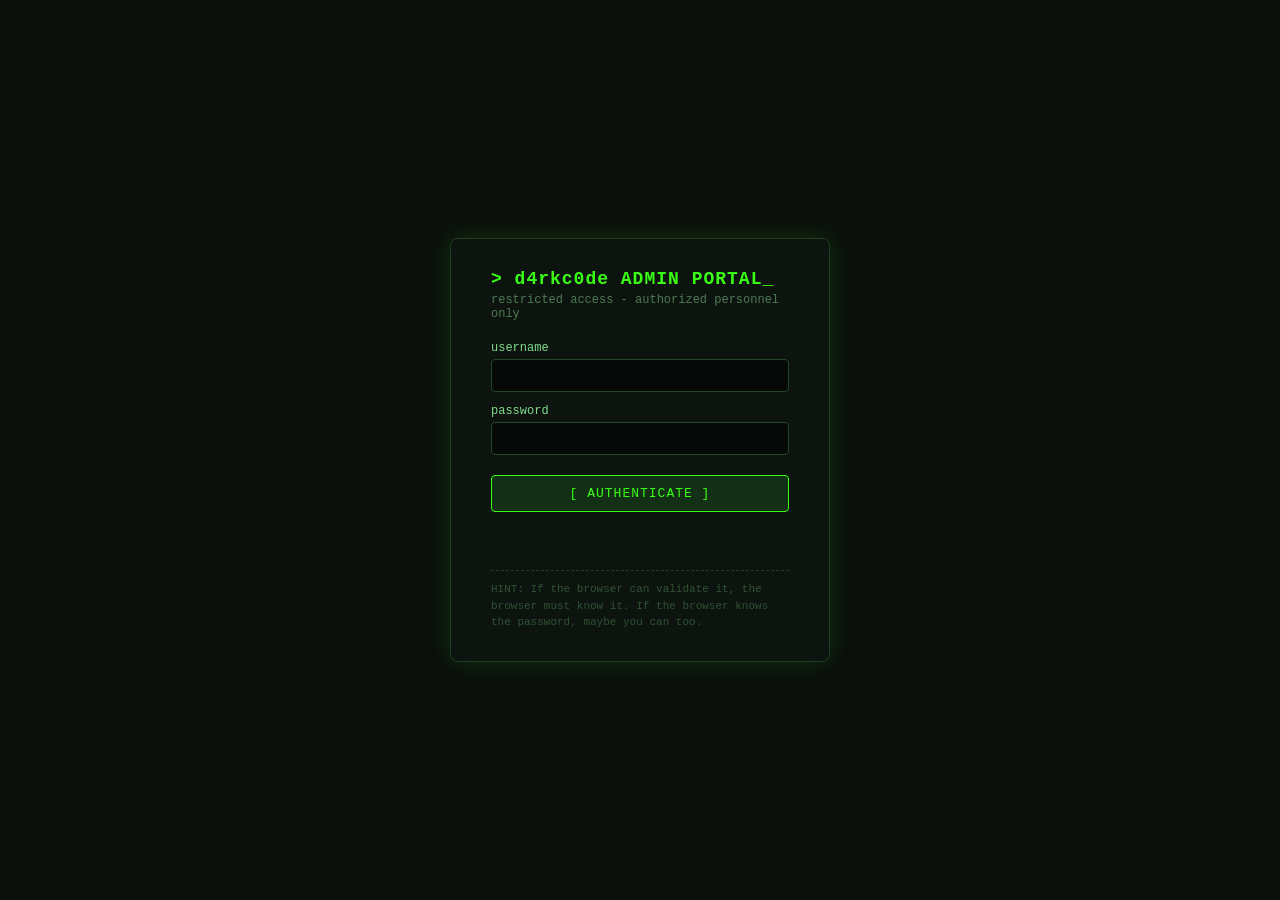
<file: setup-req/web-lvl/index.html>
<!DOCTYPE html>
<html lang="en">
<head>
<meta charset="UTF-8">
<title>d4rkc0de // Admin Portal</title>
<link rel="stylesheet" href="style.css">
</head>
<body>

<div class="terminal">
  <h1>&gt; d4rkc0de ADMIN PORTAL_</h1>
  <div class="sub">restricted access - authorized personnel only</div>

  <label for="user">username</label>
  <input type="text" id="user" autocomplete="off">

  <label for="pass">password</label>
  <input type="password" id="pass" autocomplete="off">

  <button onclick="attemptLogin()">[ AUTHENTICATE ]</button>

  <div id="msg"></div>

  <div class="hint">
    HINT: If the browser can validate it, the browser must know it. If the browser knows the password, maybe you can too.
  </div>
</div>

<script src="script.js"></script>
</body>
</html>
</file>
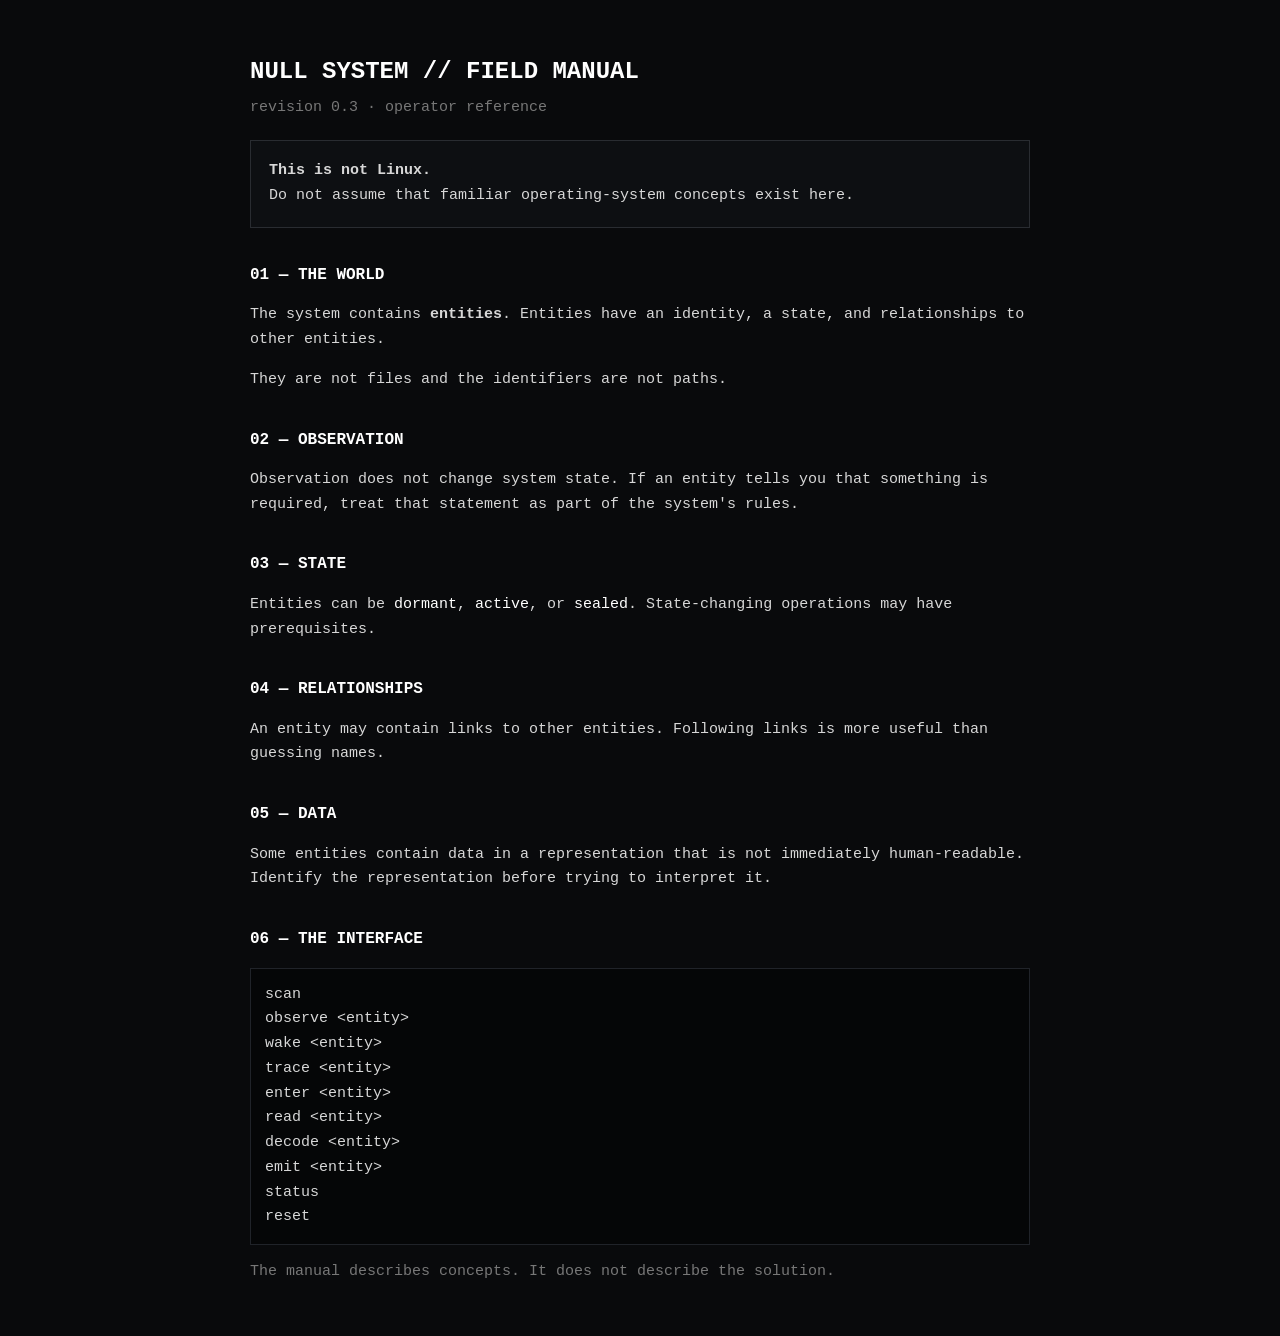
<file: setup-req/custom-system/manual/index.html>
<!doctype html>
<html lang="en">
<head>
<meta charset="utf-8">
<meta name="viewport" content="width=device-width,initial-scale=1">
<title>NULL SYSTEM // Field Manual</title>
<style>
*{box-sizing:border-box}
body{margin:0;background:#090a0c;color:#d7d7d7;font:15px/1.65 ui-monospace,SFMono-Regular,Menlo,monospace}
main{max-width:820px;margin:auto;padding:36px 20px}
h1{font-size:24px;color:#fff;margin-bottom:4px}
h2{font-size:16px;color:#fff;margin-top:34px}
.dim{color:#777}
.box{border:1px solid #292c31;padding:18px;margin:20px 0;background:#0d0f12}
code{color:#fff}
pre{overflow:auto;border:1px solid #202329;padding:14px;background:#050607}
a{color:#fff}
</style>
</head>
<body>
<main>
<h1>NULL SYSTEM // FIELD MANUAL</h1>
<div class="dim">revision 0.3 · operator reference</div>

<div class="box">
<strong>This is not Linux.</strong><br>
Do not assume that familiar operating-system concepts exist here.
</div>

<h2>01 — THE WORLD</h2>
<p>The system contains <b>entities</b>. Entities have an identity, a state, and relationships to other entities.</p>
<p>They are not files and the identifiers are not paths.</p>

<h2>02 — OBSERVATION</h2>
<p>Observation does not change system state. If an entity tells you that something is required, treat that statement as part of the system's rules.</p>

<h2>03 — STATE</h2>
<p>Entities can be <code>dormant</code>, <code>active</code>, or <code>sealed</code>. State-changing operations may have prerequisites.</p>

<h2>04 — RELATIONSHIPS</h2>
<p>An entity may contain links to other entities. Following links is more useful than guessing names.</p>

<h2>05 — DATA</h2>
<p>Some entities contain data in a representation that is not immediately human-readable. Identify the representation before trying to interpret it.</p>

<h2>06 — THE INTERFACE</h2>
<pre>scan
observe &lt;entity&gt;
wake &lt;entity&gt;
trace &lt;entity&gt;
enter &lt;entity&gt;
read &lt;entity&gt;
decode &lt;entity&gt;
emit &lt;entity&gt;
status
reset</pre>

<p class="dim">The manual describes concepts. It does not describe the solution.</p>
</main>
</body>
</html>
</file>
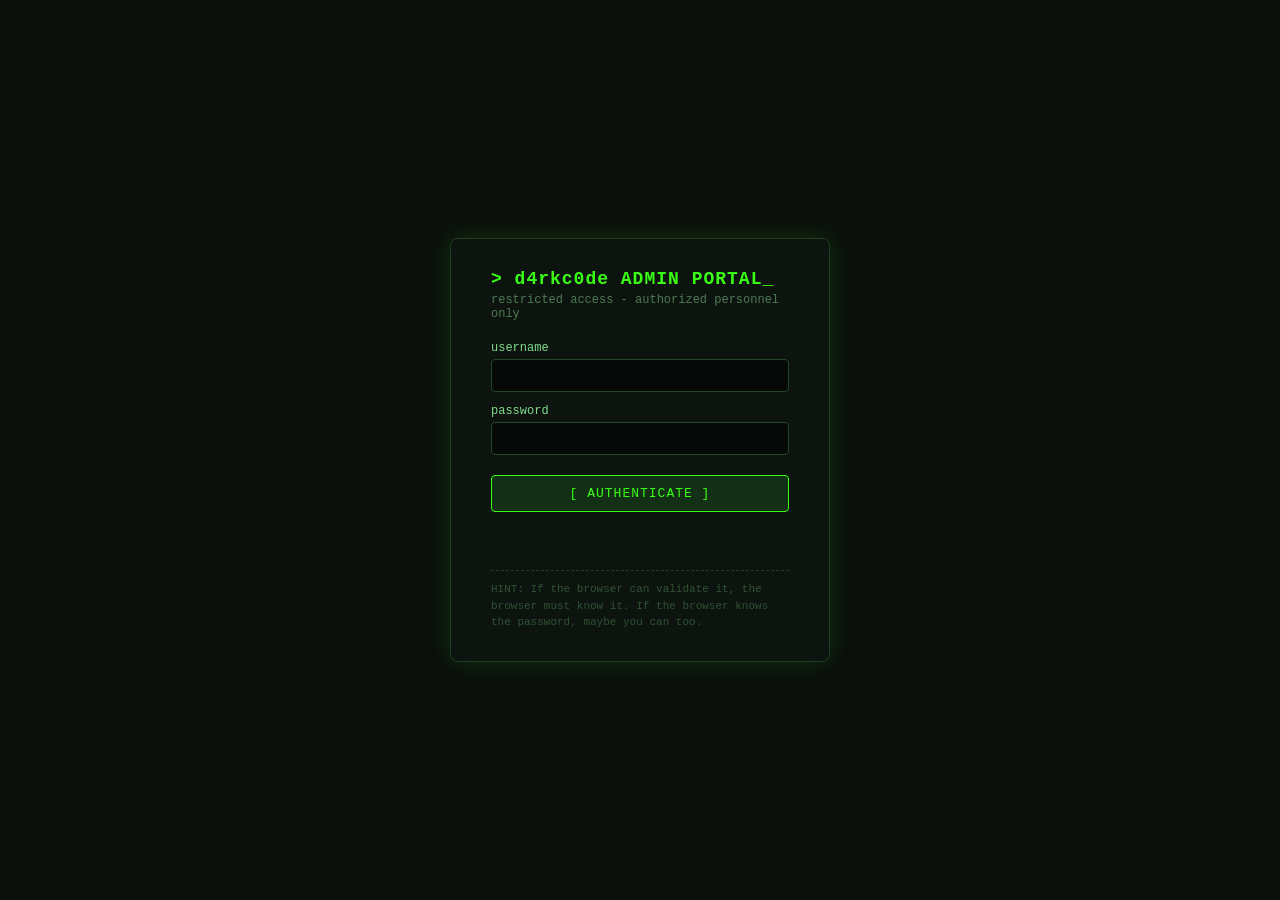
<file: setup-req/web-lvl/admin.html>
<!DOCTYPE html>
<html lang="en">
<head>
<meta charset="UTF-8">
<title>d4rkc0de // Admin Dashboard</title>
<link rel="stylesheet" href="style.css">
</head>
<body>

<div class="terminal">
  <h1>&gt; ADMIN DASHBOARD_</h1>
  <div class="sub">welcome back, root.</div>

  <div class="flag-box" id="flagBox">loading...</div>

  <a class="logout" href="#" onclick="logout()">[ logout ]</a>
</div>

<script>
  // Gatekeeping is done client-side on purpose — it's a beginner
  // challenge, so there's more than one valid way in. 😉
  const FLAG = "d4rk{m0m_1_4m_4_h4ck3r_n0w}c0de";

  if (sessionStorage.getItem('d4rkc0de_auth') !== 'true') {
    window.location.href = 'index.html';
  } else {
    document.getElementById('flagBox').textContent = "" + FLAG;
  }

  function logout() {
    sessionStorage.removeItem('d4rkc0de_auth');
    window.location.href = 'index.html';
  }
</script>

</body>
</html>
</file>
<file: setup-req/web-lvl/style.css>
* { box-sizing: border-box; }

body {
  background: #0b0f0c;
  color: #39ff14;
  font-family: 'Courier New', monospace;
  display: flex;
  align-items: center;
  justify-content: center;
  height: 100vh;
  margin: 0;
}

.terminal {
  background: #0d1410;
  border: 1px solid #1f3d24;
  border-radius: 8px;
  padding: 30px 40px;
  width: 380px;
  box-shadow: 0 0 25px rgba(57, 255, 20, 0.15);
}

h1 {
  font-size: 18px;
  margin: 0 0 4px 0;
  letter-spacing: 1px;
}

.sub {
  color: #4d7a52;
  font-size: 12px;
  margin-bottom: 20px;
}

label {
  display: block;
  font-size: 12px;
  margin-top: 12px;
  margin-bottom: 4px;
  color: #7fdb8a;
}

input {
  width: 100%;
  background: #060907;
  border: 1px solid #24462b;
  color: #39ff14;
  padding: 8px 10px;
  font-family: inherit;
  font-size: 13px;
  border-radius: 4px;
}

input:focus {
  outline: none;
  border-color: #39ff14;
}

button {
  margin-top: 20px;
  width: 100%;
  background: #133017;
  color: #39ff14;
  border: 1px solid #39ff14;
  padding: 10px;
  font-family: inherit;
  font-size: 13px;
  border-radius: 4px;
  cursor: pointer;
  letter-spacing: 1px;
}

button:hover {
  background: #1c4322;
}

#msg {
  margin-top: 16px;
  font-size: 13px;
  min-height: 18px;
  white-space: pre-wrap;
  word-break: break-word;
}

.ok { color: #39ff14; }
.err { color: #ff4444; }

.hint {
  margin-top: 24px;
  font-size: 11px;
  color: #2f5233;
  border-top: 1px dashed #1f3d24;
  padding-top: 10px;
  line-height: 1.5;
}

.flag-box {
  margin-top: 20px;
  padding: 14px;
  background: #060907;
  border: 1px solid #39ff14;
  border-radius: 4px;
  font-size: 14px;
  word-break: break-word;
}

.logout {
  display: inline-block;
  margin-top: 20px;
  color: #4d7a52;
  font-size: 12px;
  text-decoration: none;
  border-bottom: 1px dashed #2f5233;
}

.logout:hover { color: #39ff14; }
</file>
